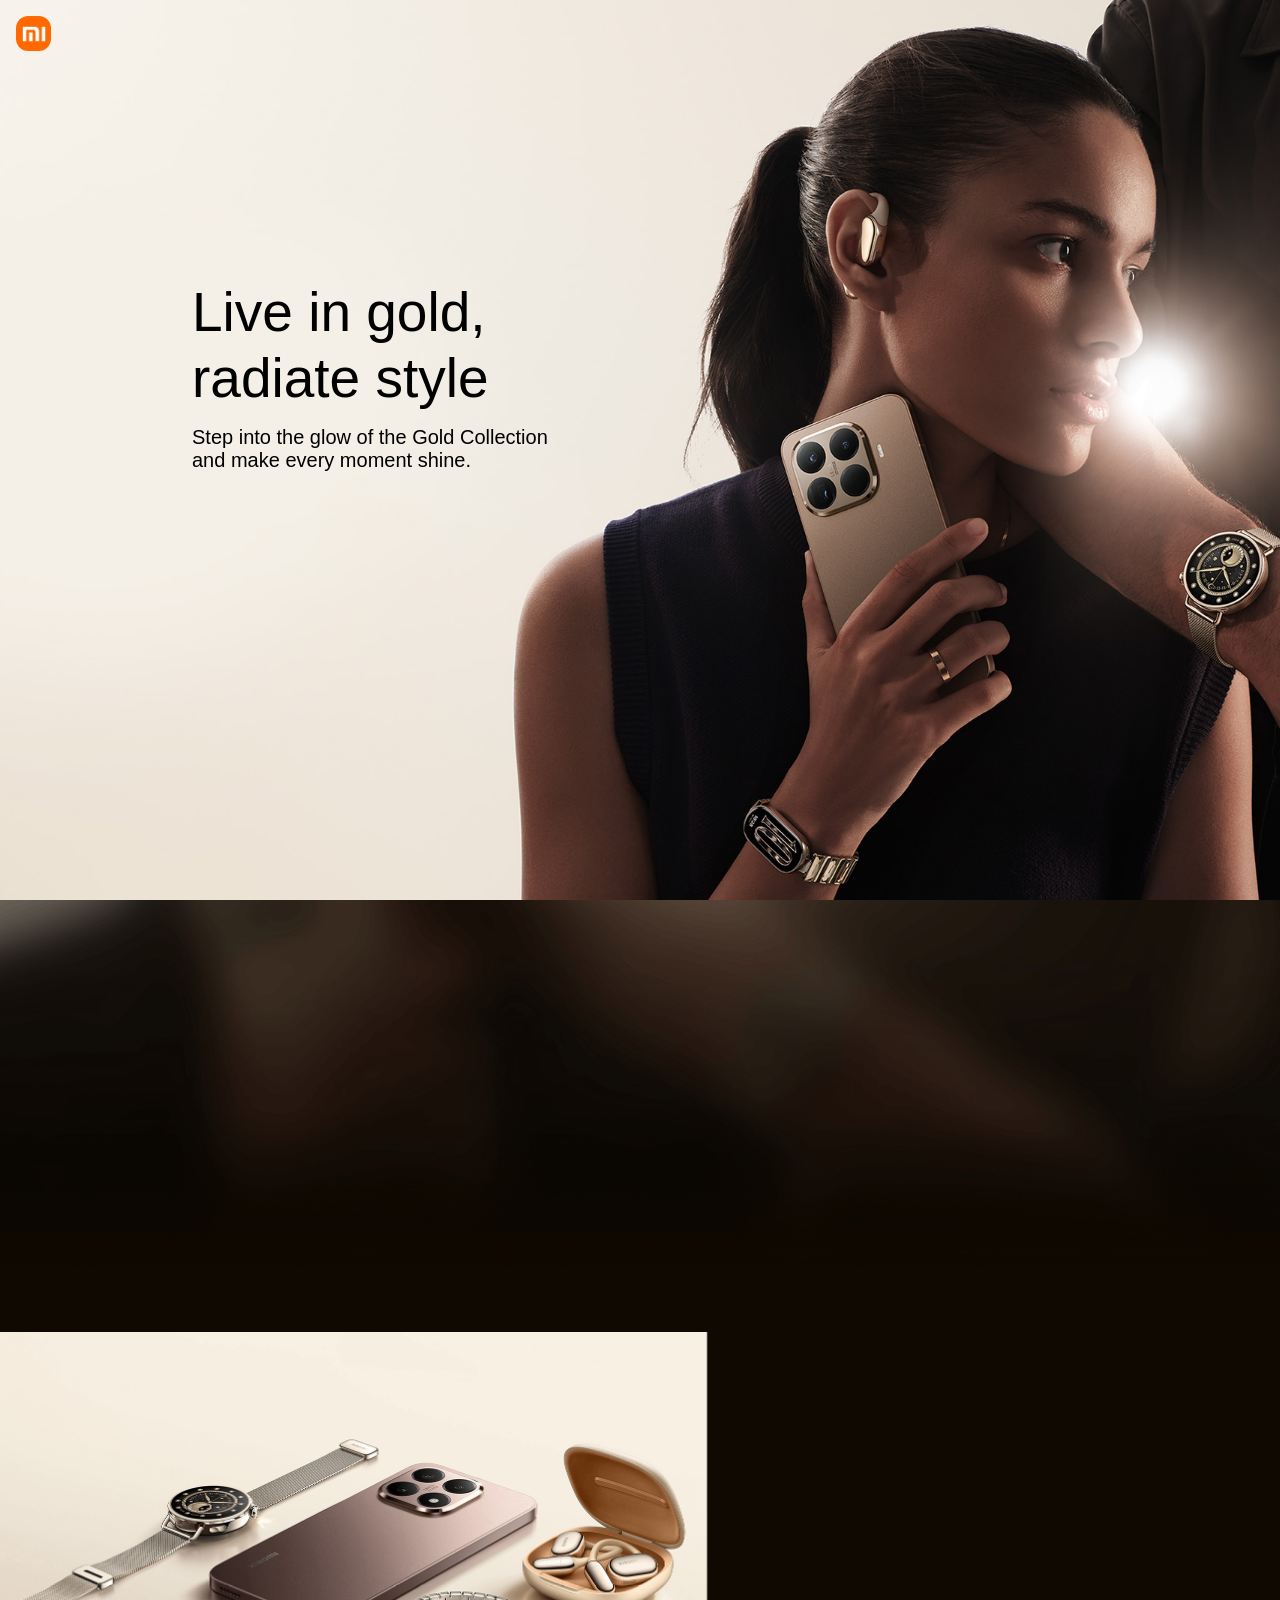
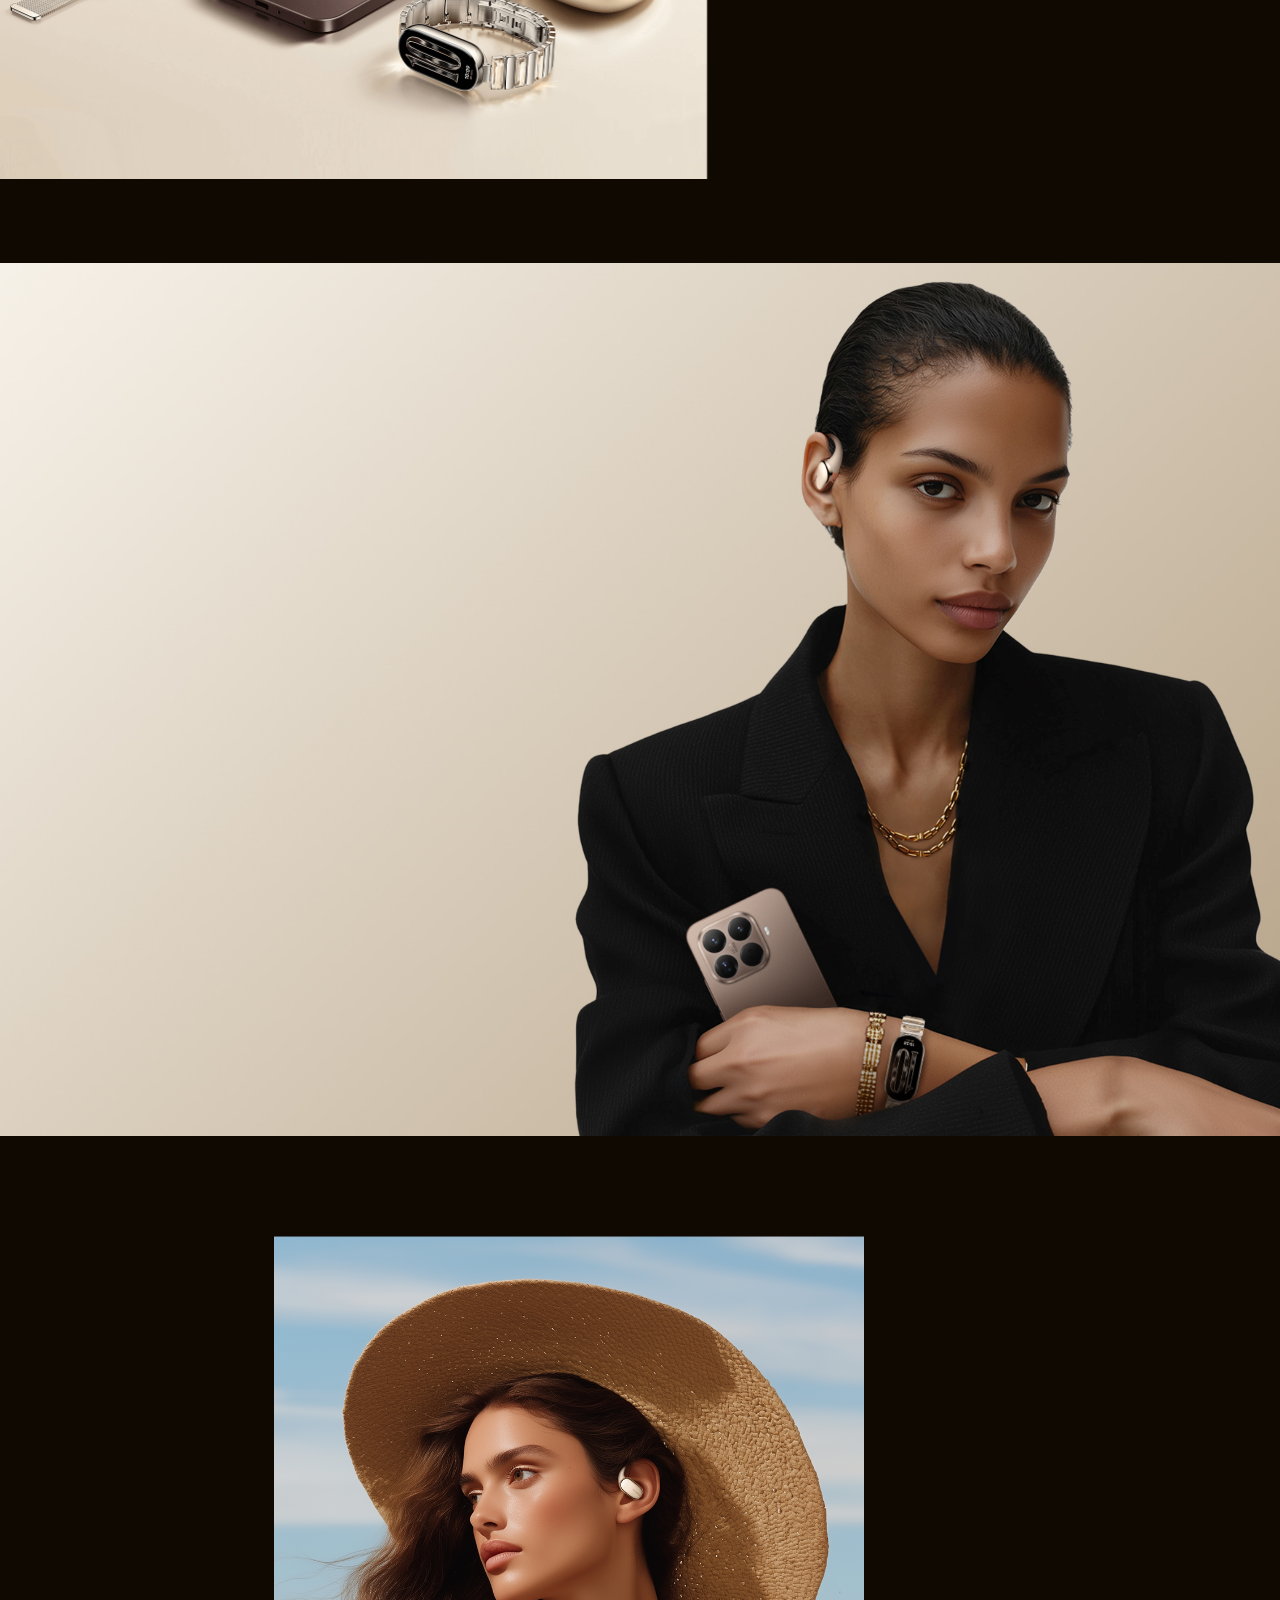
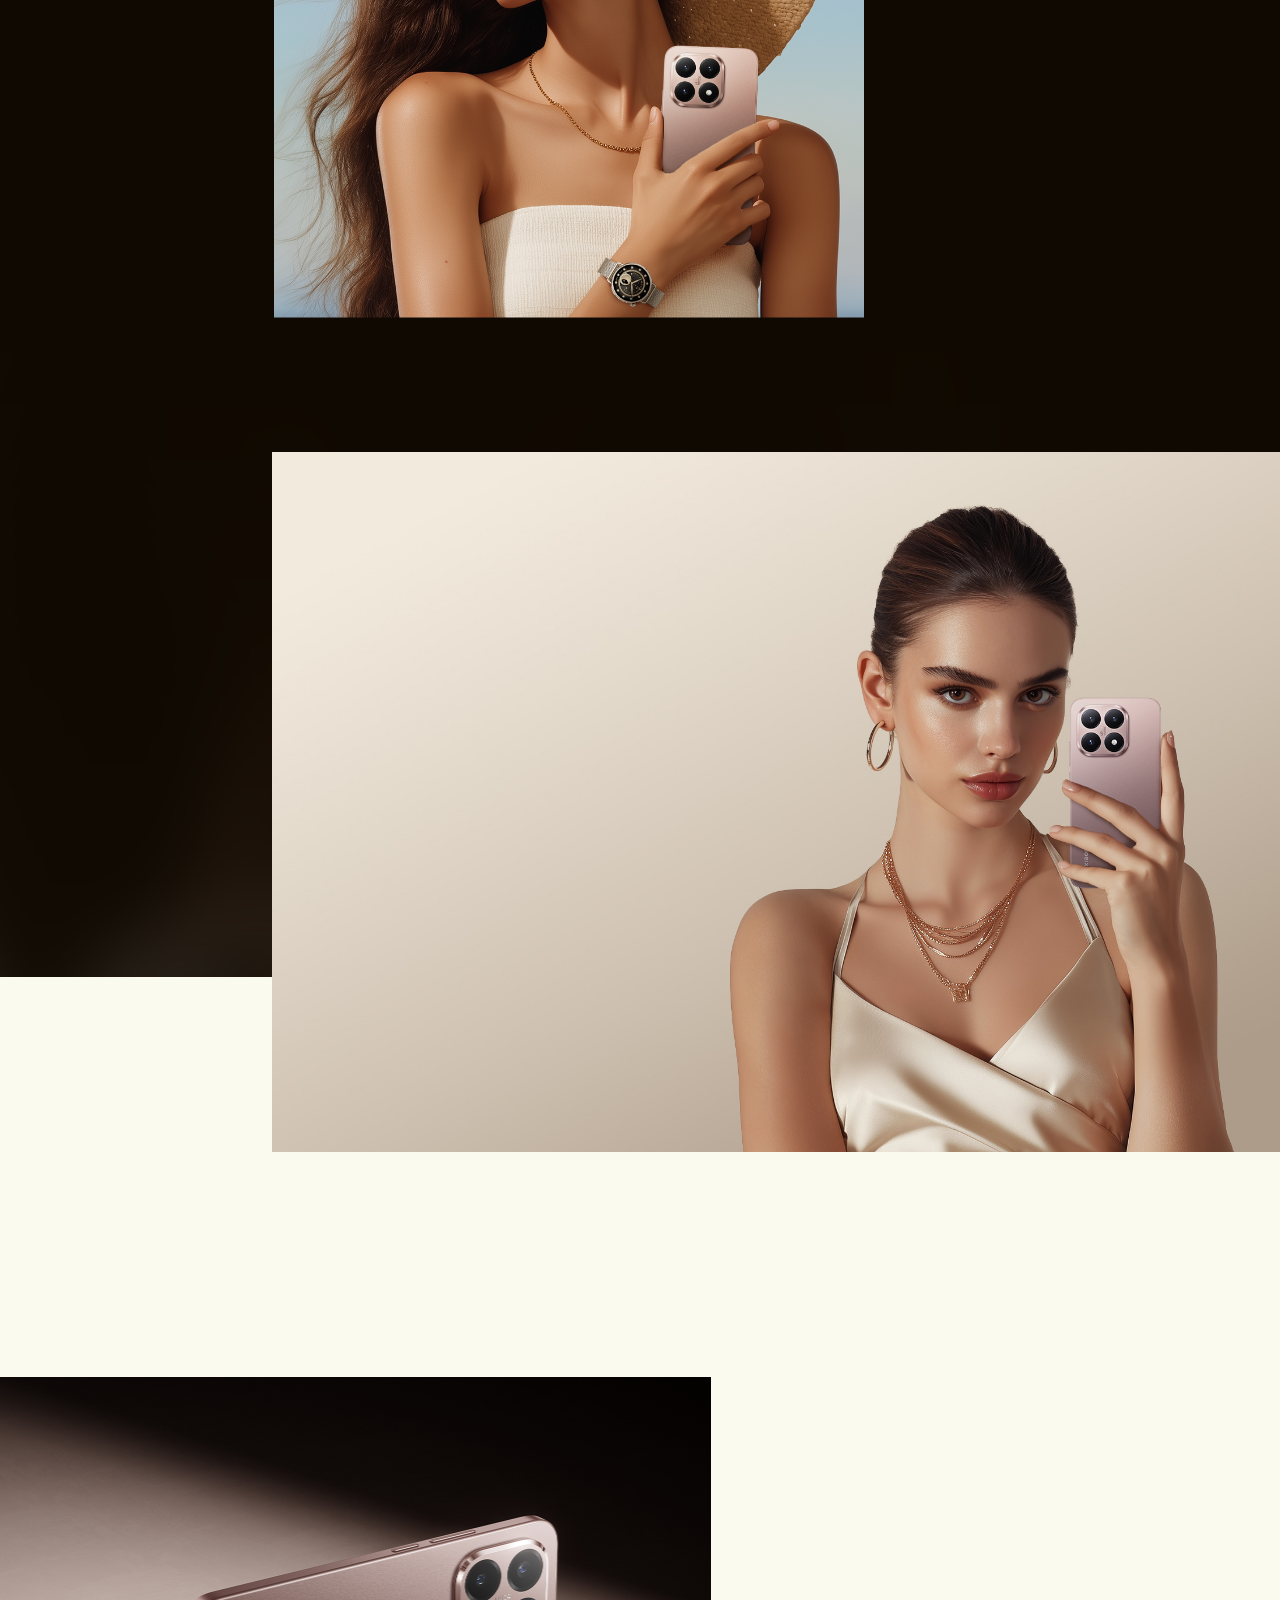
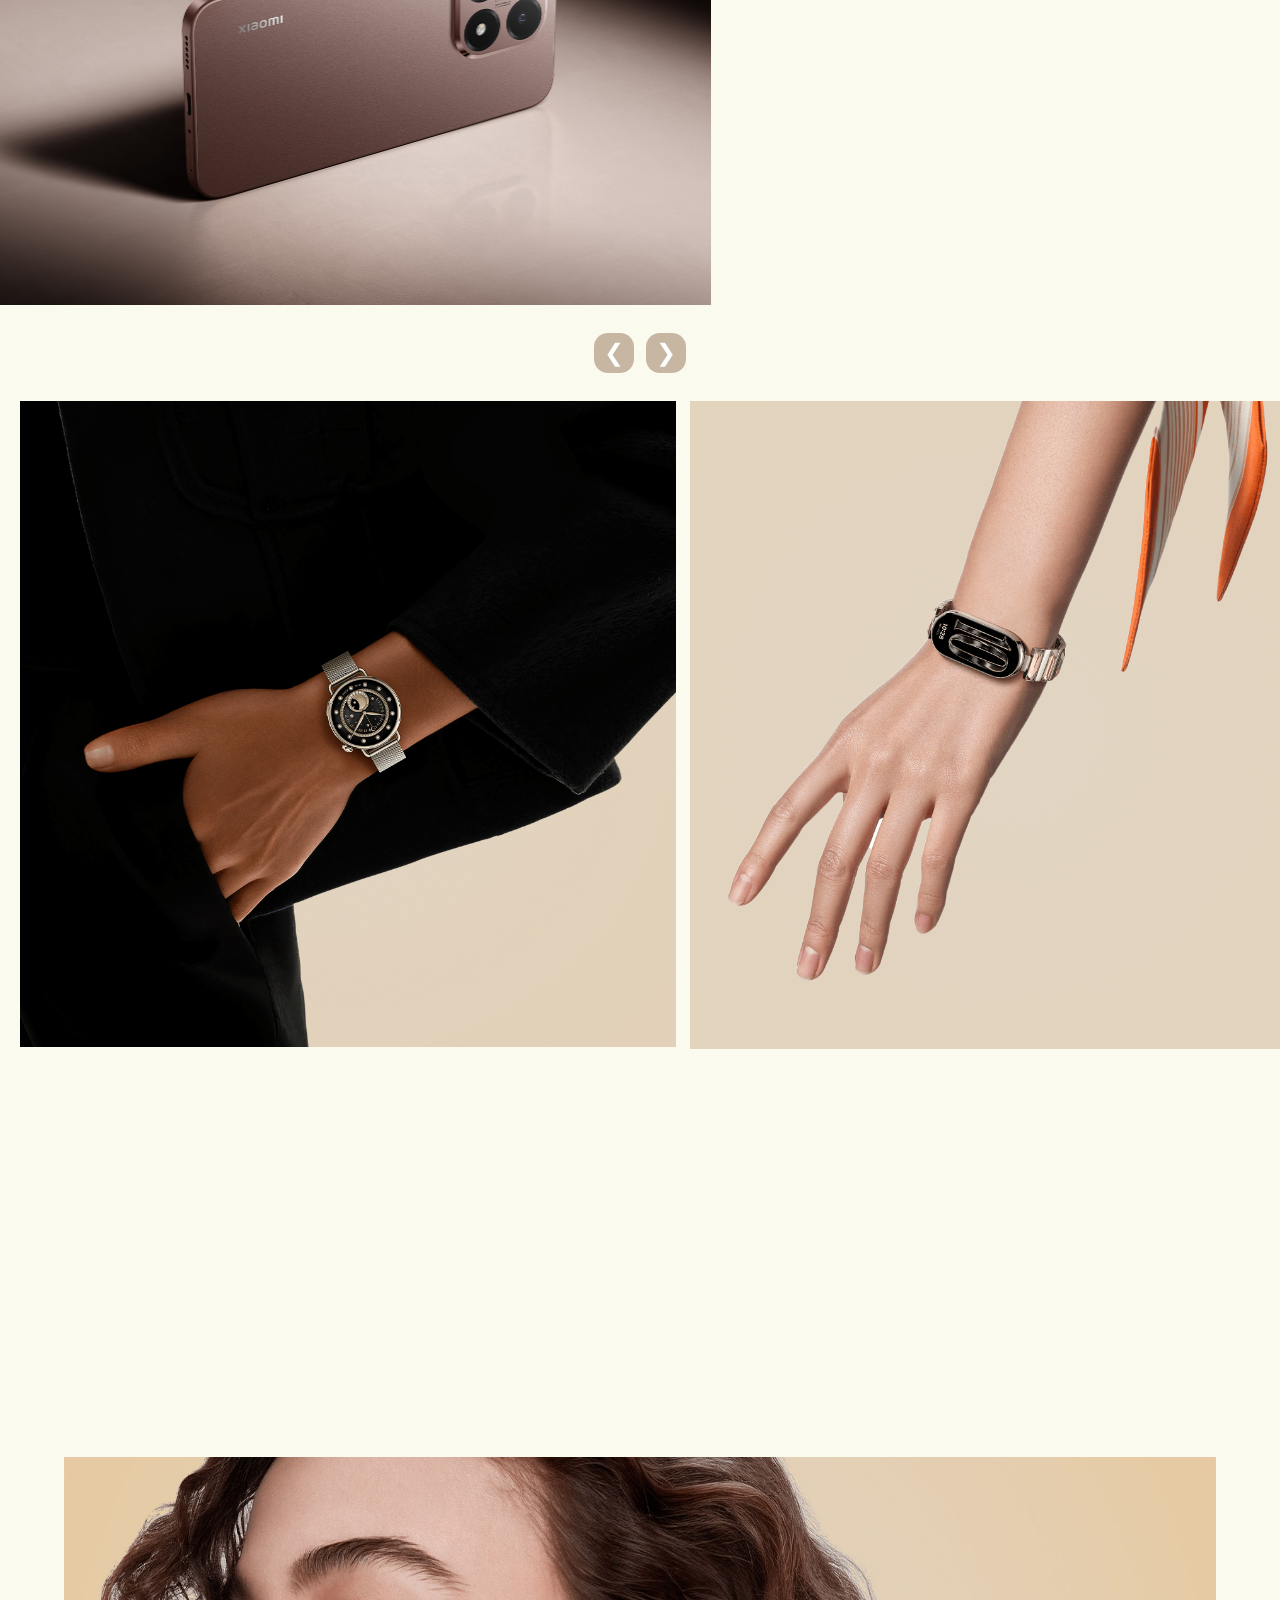
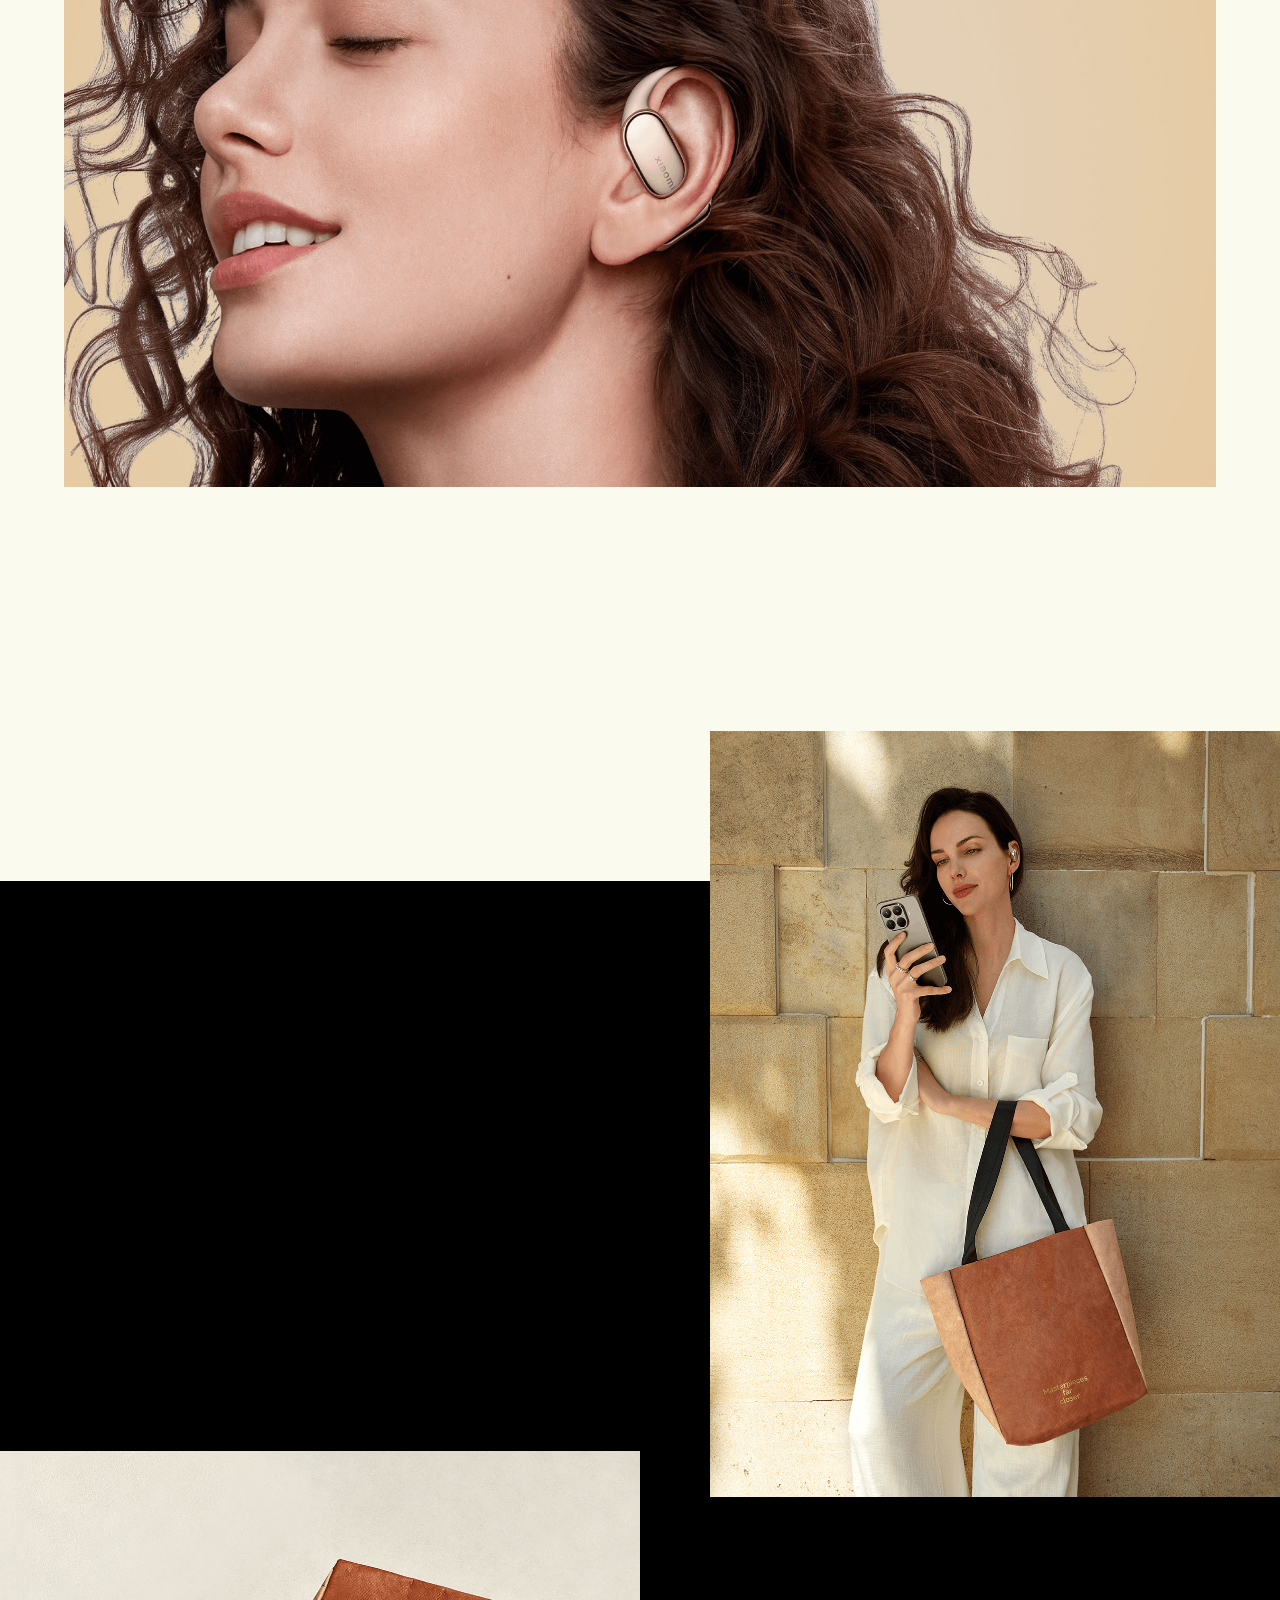
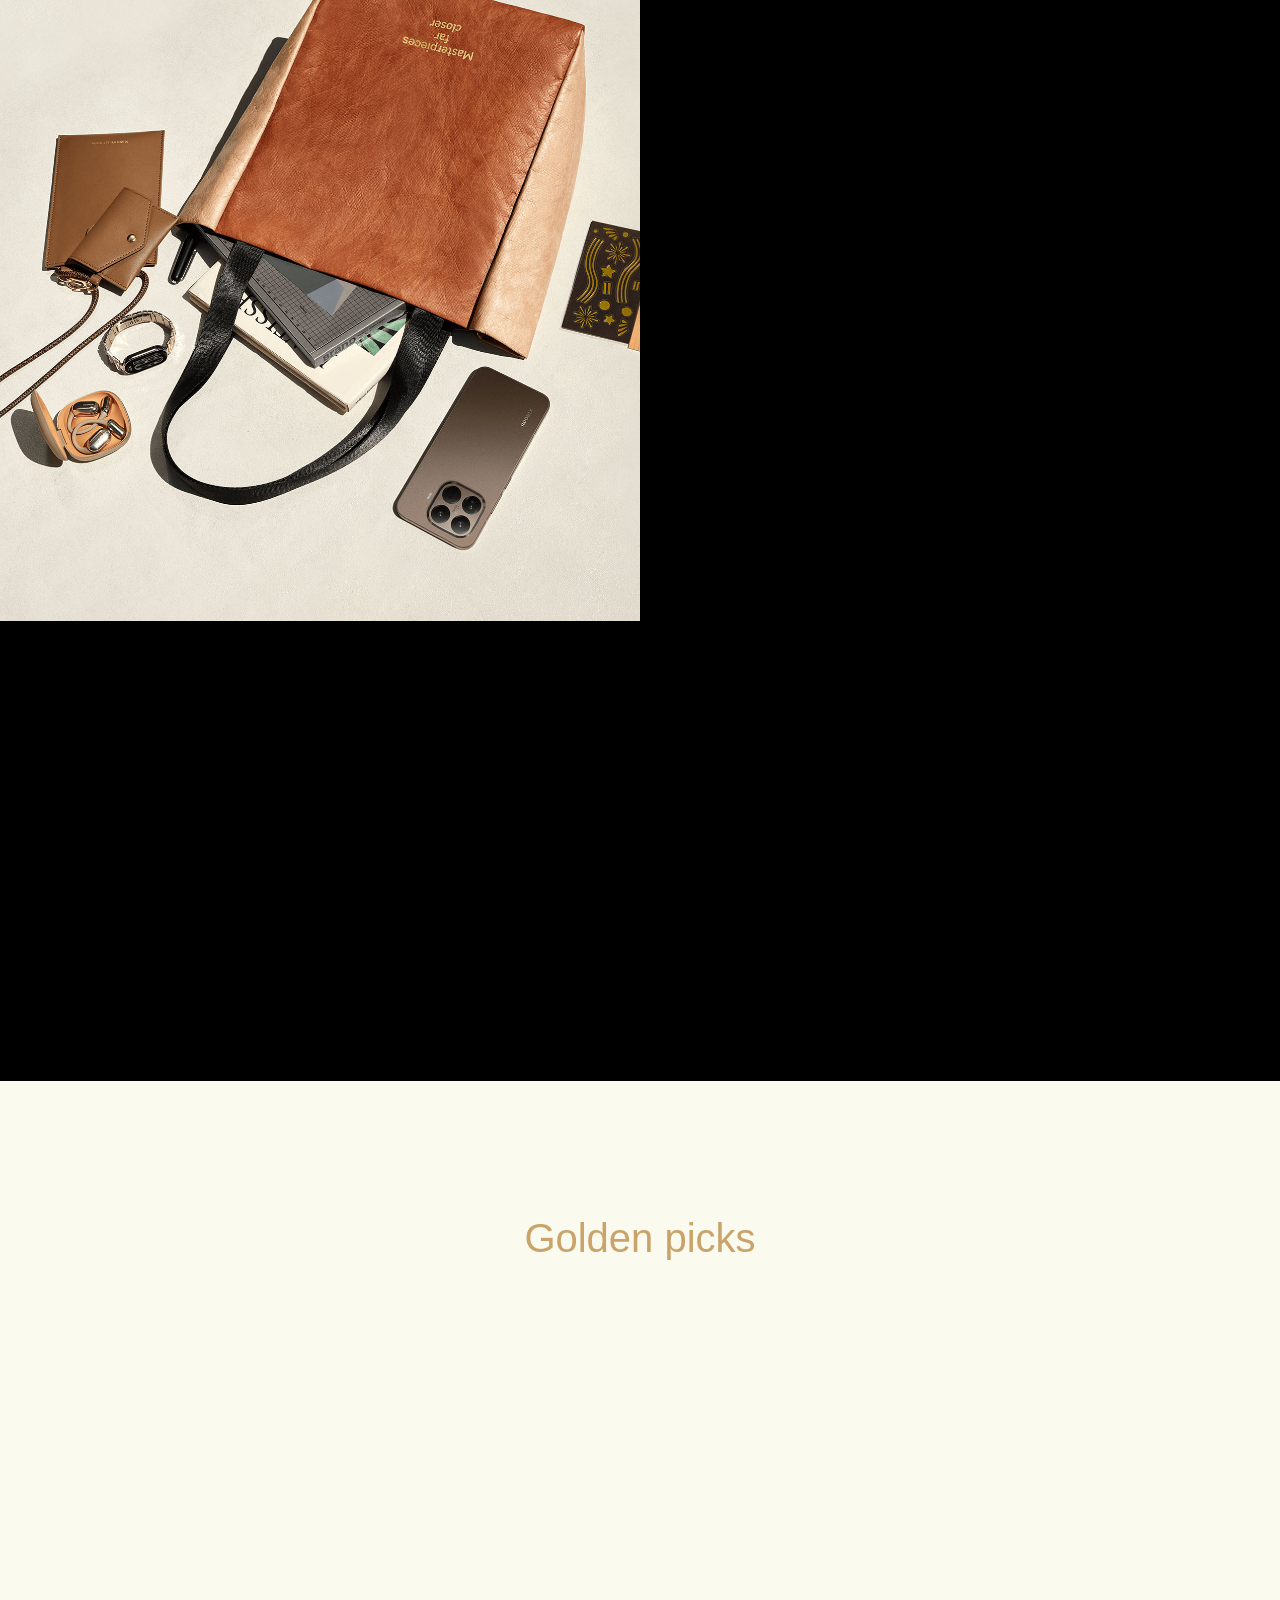
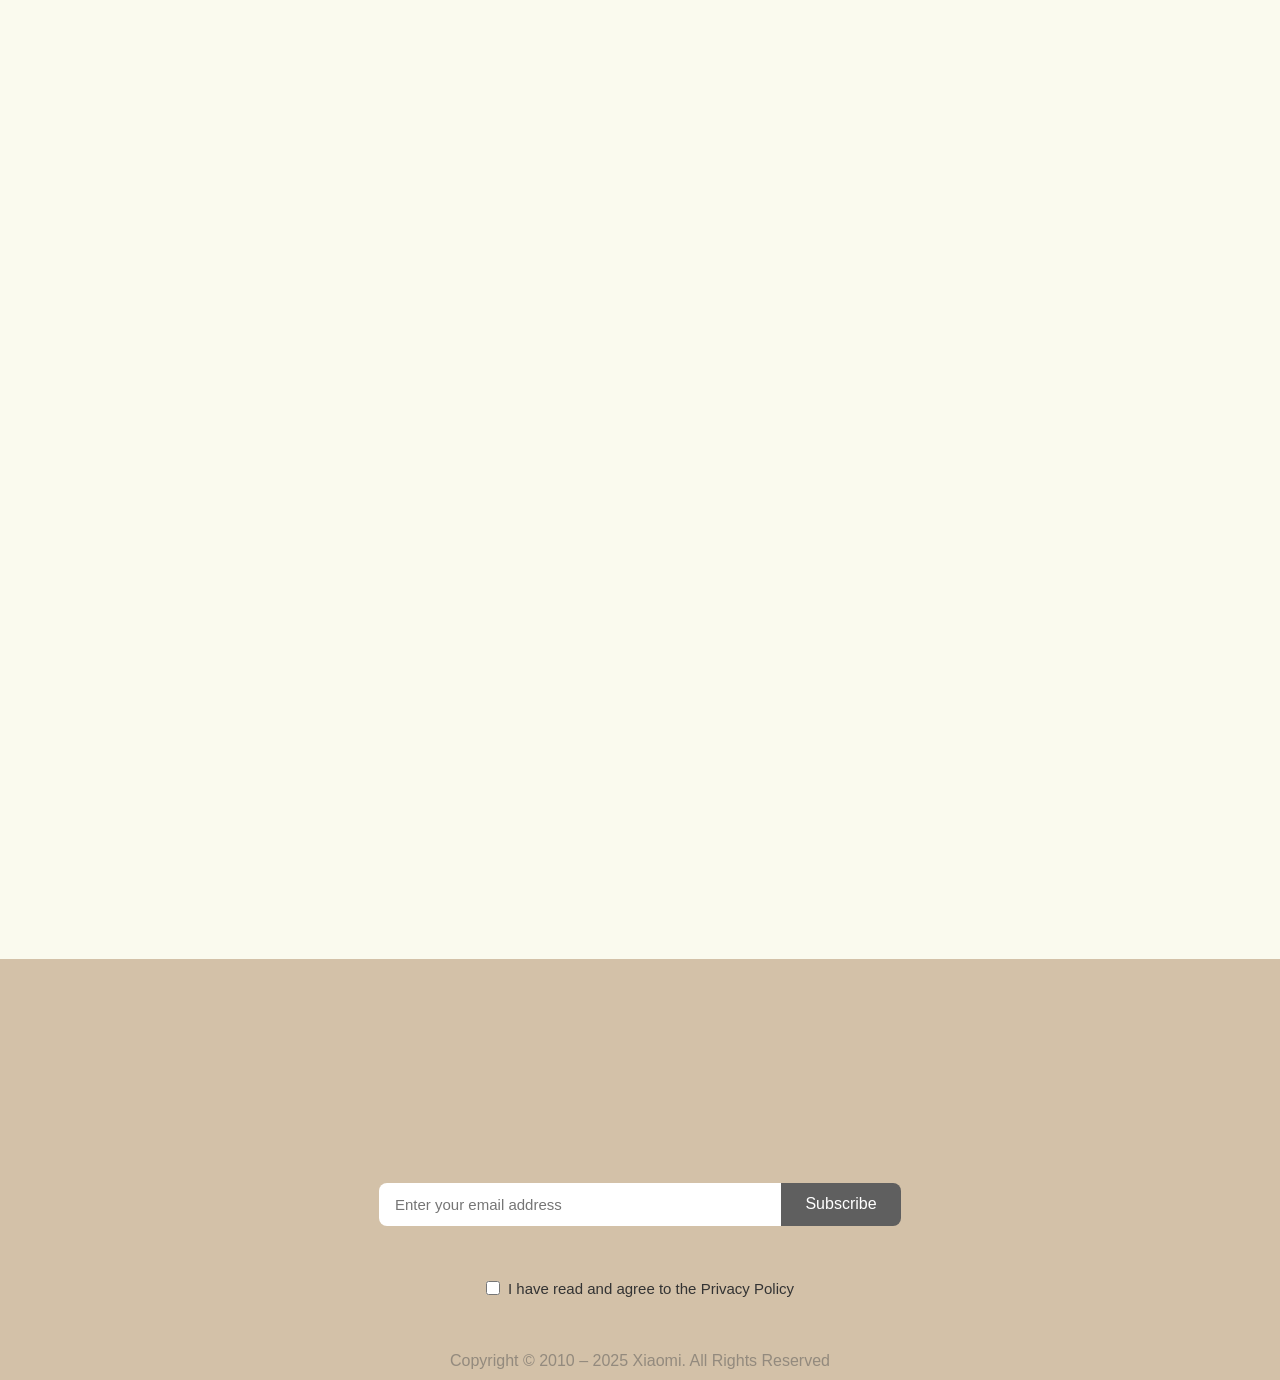
<file: goldCollection.html>
<!DOCTYPE html>
<html lang="en">

<head>
    <meta charset="UTF-8">
    <meta name="viewport" content="width=device-width, initial-scale=1.0">
    <title>Gold Collection</title>
    <link href="https://unpkg.com/aos@2.3.1/dist/aos.css" rel="stylesheet">
    <style>
        * {
            margin: 0;
            padding: 0;
            box-sizing: border-box;
        }
        
        body {
            height: 100%;
            font-family: sans-serif;
            background-color: #f5f5dc77;
        }
        
        .navbar {
            position: absolute;
            top: 0;
            left: 0;
            width: 100%;
            padding: 16px 16px;
            z-index: 1000;
            background: transparent;
        }
        
        .navbar-content {
            display: flex;
            justify-content: space-between;
            align-items: center;
        }
        
        .logo-box {
            width: 35px;
            height: 35px;
            position: relative;
            overflow: hidden;
            cursor: pointer;
            background-color: #FF6900;
            border-radius: 35%;
            display: flex;
            justify-content: center;
            align-items: center;
            flex-shrink: 0;
        }
        
        .logo-main {
            position: absolute;
            top: 0;
            left: 0;
            width: 100%;
            height: 100%;
            display: flex;
            justify-content: center;
            align-items: center;
            transition: transform 0.4s ease-in-out;
            transform: translateX(0);
        }
        
        .logo-main img {
            width: 80%;
            height: 80%;
            position: absolute;
            top: 4px;
            left: 4px;
            object-fit: contain;
        }
        
        .nav-menu {
            display: flex;
            gap: 40px;
            list-style: none;
        }
        
        .nav-menu li a {
            color: #000;
            text-decoration: none;
            font-size: 16px;
            font-weight: 500;
            transition: color 0.3s ease;
        }
        
        .nav-menu li a:hover {
            color: #FF6900;
        }
        
        .hero {
            height: 100vh;
            position: relative;
            overflow: hidden;
        }
        
        .intro-img {
            width: 100%;
            height: 100%;
            object-fit: cover;
            position: absolute;
            top: 0;
            left: 0;
        }
        
        .text-box {
            position: absolute;
            top: 31%;
            left: 15%;
            transform: translateY(-50%);
            color: #000;
            z-index: 10;
        }
        
        .gold {
            font-size: 55px;
            font-weight: 500;
            margin: 0;
            font-family: sans-serif;
            line-height: 1.2;
        }
        
        .gold1 {
            font-family: sans-serif;
            font-size: 20px;
            margin-top: 15px;
        }
        
        @media (max-width: 425px) {
            .text-box {
                right: 10px;
                top: 29% !important;
            }
        }
        
        @media (max-width: 1024px) {
            .text-box {
                left: 7%;
                top: 35%;
            }
            .gold {
                font-size: 4vw;
            }
            .gold1 {
                font-size: 1.6vw;
            }
        }
        
        @media (max-width: 768px) {
            .gold {
                font-size: 6vw;
            }
            .gold1 {
                font-size: 2vw;
            }
        }
        
        @media (max-width: 600px) {
            .text-box {
                left: 5%;
                top: 31%;
                transform: translateY(-50%);
            }
            .gold {
                font-size: 9vw;
            }
            .gold1 {
                font-size: 4vw;
            }
        }
        
        .hero2 {
            min-height: 100vh;
            position: relative;
            overflow: hidden;
            padding-bottom: 80px;
        }
        
        .intro-img2 {
            width: 100%;
            height: 100%;
            object-fit: cover;
            position: absolute;
            top: 0;
            left: 0;
        }
        
        .para {
            position: relative;
            color: #dfdad1;
            text-align: center;
            padding: 140px 380px;
            z-index: 10;
        }
        
        .stand-out {
            display: flex;
            position: relative;
            margin-top: 80px;
            z-index: 10;
        }
        
        .left-img {
            width: 60%;
        }
        
        .left-img img {
            width: 92%;
            height: auto;
            object-fit: cover;
        }
        
        .right-text {
            width: 40%;
            color: #e7c089;
            display: flex;
            flex-direction: column;
            justify-content: center;
        }
        
        .right-stand {
            font-size: 45px;
            margin-bottom: 30px;
            background: linear-gradient(90deg, #eeddc7, #af886f);
            -webkit-background-clip: text;
            -webkit-text-fill-color: transparent;
        }
        
        .right-stand1 {
            font-size: 15px;
            line-height: 1.6;
            color: #dfdad1;
            width: 382px;
        }
        
        @media (max-width: 1200px) {
            .para {
                padding: 100px 150px;
                font-size: 1.6vw;
            }
            .right-stand {
                font-size: 3.8vw;
                margin-bottom: 20px;
            }
            .right-stand1 {
                font-size: 1.4vw;
                width: auto;
            }
        }
        
        @media (max-width: 992px) {
            .para {
                padding: 80px 80px;
                font-size: 2vw;
            }
            .stand-out {
                flex-direction: column;
                margin-top: 50px;
                align-items: center;
            }
            .left-img {
                width: 100%;
                margin-bottom: 30px;
            }
            .left-img img {
                width: 80%;
                display: block;
                margin: 0 auto;
            }
            .right-text {
                width: 80%;
                text-align: center;
                align-items: center;
                padding: 0 20px;
            }
            .right-stand {
                font-size: 5vw;
            }
            .right-stand1 {
                font-size: 2vw;
                line-height: 1.8;
            }
        }
        
        @media (max-width: 600px) {
            .para {
                padding: 60px 20px;
                font-size: 3.5vw;
            }
            .left-img img {
                width: 95%;
            }
            .right-text {
                width: 95%;
                padding: 0 10px;
            }
            .right-stand {
                font-size: 6.5vw;
                margin-bottom: 15px;
            }
            .right-stand1 {
                font-size: 3.5vw;
            }
        }
        
        .hero3 {
            height: 97vh;
            position: relative;
            overflow: hidden;
        }
        
        .intro-img3 {
            width: 100%;
            height: 100%;
            object-fit: cover;
            position: absolute;
            top: 0;
            left: 0;
        }
        
        .hero3-content {
            position: absolute;
            top: 20%;
            left: 14%;
            width: 35%;
            color: #4a3b2f;
        }
        
        .hero3-content h2 {
            font-size: 29.2px;
            font-weight: 500;
            margin-bottom: 20px;
            background: linear-gradient(90deg, #d2b48c, #8d6b54);
            -webkit-background-clip: text;
            -webkit-text-fill-color: transparent;
        }
        
        .hero3-content p {
            font-size: 16px;
            color: #000;
            max-width: 420px;
        }
        
        .product-row {
            display: flex;
            gap: 34px;
            margin-top: 60px;
        }
        
        .product-row img {
            width: 90px;
            height: auto;
            border-radius: 8px;
        }
        
        @media(max-width: 425px) {
            .product-row {
                gap: 17px;
                margin-top: 33px;
            }
        }
        
        .travel {
            min-height: 100vh;
            position: relative;
            overflow: hidden;
            padding: 100px 0;
        }
        
        .travel-img {
            width: 100%;
            height: 85.5%;
            object-fit: cover;
            position: absolute;
            top: 0;
            left: 0;
        }
        
        .travel-content {
            position: relative;
            display: flex;
            gap: 86px;
            padding: 0 274px;
            color: white;
            z-index: 10;
        }
        
        .left-section .model-img {
            width: 590px;
            height: auto;
            max-height: 700px;
        }
        
        .right-section {
            max-width: 500px;
            display: flex;
            flex-direction: column;
            justify-content: center;
        }
        
        .right-section h2 {
            font-size: 40px;
            font-weight: 500;
            margin-bottom: 14px;
            color: #e7c089;
            -webkit-text-fill-color: transparent;
            background: linear-gradient(90deg, #eeddc7, #af886f) 0 0 / 100% no-repeat;
            -webkit-background-clip: text;
            background-clip: text;
        }
        
        .right-section p {
            font-size: 16px;
            line-height: 1.5;
            margin-bottom: 76px;
            width: 343px;
            color: #dfdad1;
        }
        
        .icons {
            display: flex;
            gap: 25px;
        }
        
        .icons img {
            width: 92px;
            height: auto;
        }
        
        .travelxparties {
            gap: 50px;
        }
        
        .parties {
            min-height: 700px;
            max-width: 1400px;
            position: relative;
            overflow: hidden;
            margin: 0 auto 100px 227px;
            top: 130px;
            left: 45px;
        }
        
        .parties-bg {
            width: 100%;
            height: 100%;
            object-fit: cover;
            position: absolute;
        }
        
        .parties-text {
            width: 50%;
            padding: 134px 136px;
            color: #8d7a6a;
        }
        
        .parties-text h2 {
            font-size: 40px;
            font-weight: 400;
            margin-bottom: 30px;
            color: #e7c089;
            -webkit-text-fill-color: transparent;
            background: linear-gradient(90deg, #a59279, #9f8057, #bb9a6d) 0 0 / 100% no-repeat;
            -webkit-background-clip: text;
        }
        
        .parties-text p {
            font-size: 16px;
            line-height: 1.6;
            margin-bottom: 50px;
            max-width: 400px;
            color: #000;
        }
        
        .parties-product img {
            width: 100px;
            height: auto;
        }
        
        .parties-image {
            width: 50%;
            display: flex;
            align-items: center;
            justify-content: center;
        }
        
        .parties-image img {
            width: 90%;
            height: auto;
            object-fit: contain;
        }
        
        @media (max-width: 1200px) {
            .travel-content {
                padding: 0 100px;
                gap: 40px;
            }
            .left-section .model-img {
                width: 45vw;
                max-height: 500px;
            }
            .right-section h2 {
                font-size: 3.5vw;
            }
            .right-section p {
                font-size: 1.4vw;
                width: auto;
                margin-bottom: 50px;
            }
            .icons img {
                width: 7.5vw;
            }
            .parties {
                margin: 0 auto 50px auto;
                left: 0;
                top: 80px;
                max-width: 90%;
            }
            .parties-text {
                padding: 80px 80px;
            }
            .parties-text h2 {
                font-size: 3.5vw;
            }
            .parties-text p {
                font-size: 1.4vw;
            }
            .parties-product img {
                width: 8vw;
            }
        }
        
        @media (max-width: 992px) {
            .travel {
                padding: 50px 0;
            }
            .travel-content {
                flex-direction: column;
                padding: 0 50px;
                align-items: center;
                gap: 30px;
            }
            .left-section .model-img {
                width: 60vw;
                max-width: 450px;
            }
            .right-section {
                max-width: 80%;
                text-align: center;
                align-items: center;
            }
            .right-section h2 {
                font-size: 5vw;
            }
            .right-section p {
                font-size: 2vw;
                margin-bottom: 30px;
            }
            .icons img {
                width: 12vw;
            }
            .parties {
                min-height: auto;
                top: 50px;
                margin-left: auto;
                margin-right: auto;
                max-width: 95%;
            }
            .parties-text {
                width: 100%;
                padding: 40px 40px;
            }
            .parties-text h2 {
                font-size: 4vw;
                margin-bottom: 15px;
            }
            .parties-text p {
                font-size: 1.5vw;
                width: 275px;
            }
            .parties-product img {
                width: 10vw;
            }
        }
        
        @media (max-width: 600px) {
            .travel-content {
                padding: 0 15px;
            }
            .left-section .model-img {
                width: 85vw;
            }
            .right-section {
                max-width: 95%;
            }
            .right-section h2 {
                font-size: 9vw;
            }
            .right-section p {
                font-size: 4vw;
                width: 95%;
            }
            .icons {
                gap: 3vw;
            }
            .icons img {
                width: 18vw;
            }
            .parties {
                top: 30px;
            }
            .parties-text {
                padding: 30px 20px;
            }
            .parties-text h2 {
                font-size: 6vw;
            }
            .parties-text p {
                width: 193px;
                font-size: 3.5vw;
                margin-bottom: 20px;
            }
            .parties-product img {
                width: 20vw;
            }
        }
        
        @media (max-width: 425px) {
            .parties-text {
                padding: 20px 15px;
                text-align: left;
            }
            .hero3-content p {
                width: 160px;
            }
            .parties-text h2 {
                font-size: 7.5vw;
            }
            .parties-text p {
                font-size: 3.5vw;
                margin: 0 0 20px 0;
                max-width: 100%;
            }
            .right-section {
                max-width: 95%;
            }
            .right-section h2 {
                font-size: 7vw;
            }
            .right-section p {
                font-size: 2.5vw;
                width: 95%;
            }
            .parties-product {
                text-align: left;
            }
            .parties-product img {
                width: 18vw;
            }
            .product-row {
                margin-top: 32px;
            }
            .product-row img {
                width: 81px;
            }
        }
        
        .section1 {
            display: flex;
            align-items: center;
            justify-content: center;
            font-family: sans-serif;
            margin-top: 155px;
        }
        
        .phone-area {
            width: 55%;
            display: flex;
        }
        
        .phone {
            width: 101%;
            transition: opacity .6s ease-in-out;
        }
        
        .fade {
            opacity: 1;
        }
        
        .fade-out {
            opacity: 0;
        }
        
        .text-area {
            width: 45%;
            padding: 107px;
            color: #866F54;
        }
        
        .text-area h1 {
            font-size: 47px;
            line-height: 1.2;
            margin: 0;
            font-weight: normal;
            color: #000;
            -webkit-text-fill-color: transparent;
            background: linear-gradient(90deg, #d9c19d, #ae8c5e, #836f55) 0 0 / 100% no-repeat;
            -webkit-background-clip: text;
        }
        
        .text-area h3 {
            margin-top: 28px;
            font-size: 20px;
            color: #000;
            -webkit-text-fill-color: transparent;
            background: linear-gradient(90deg, #d9c19d, #ae8c5e, #836f55) 0 0 / 100% no-repeat;
            -webkit-background-clip: text;
        }
        
        .desc {
            width: 90%;
            margin-top: 15px;
            font-size: 15px;
            color: black;
            max-width: 370px;
        }
        
        .arrows {
            text-align: center;
            padding: 28px;
        }
        
        .arrow {
            width: 40px;
            height: 40px;
            margin: 0 4px;
            font-size: 24px;
            border-radius: 14px;
            border: none;
            background: #c7b7a2;
            color: white;
            cursor: pointer;
            transition: 0.2s;
        }
        
        @media (max-width: 1200px) {
            .section1 {
                margin-top: 80px;
            }
            .phone-area {
                width: 50%;
            }
            .phone {
                width: 100%;
            }
            .text-area {
                width: 50%;
                padding: 50px;
            }
            .text-area h1 {
                font-size: 3.8vw;
            }
            .text-area h3 {
                font-size: 2.0vw;
                margin-top: 15px;
            }
            .desc {
                font-size: 1.4vw;
                max-width: none;
            }
            .arrow {
                width: 35px;
                height: 35px;
                font-size: 20px;
            }
        }
        
        @media (max-width: 992px) {
            .section1 {
                flex-direction: column;
                margin-top: 50px;
            }
            .phone-area {
                width: 80%;
                display: block;
                margin: 0 auto;
            }
            .phone {
                width: 100%;
            }
            .text-area {
                width: 90%;
                padding: 40px 20px;
                text-align: center;
                margin: 0 auto;
            }
            .text-area h1 {
                font-size: 5vw;
            }
            .text-area h3 {
                font-size: 2.5vw;
                margin-top: 10px;
            }
            .desc {
                font-size: 2.2vw;
                width: auto;
                margin: 10px auto;
            }
        }
        
        @media (max-width: 600px) {
            .section1 {
                margin-top: 30px;
            }
            .phone-area {
                width: 90%;
            }
            .text-area {
                width: 95%;
                padding: 20px 10px;
            }
            .text-area h1 {
                font-size: 8vw;
            }
            .text-area h3 {
                font-size: 4vw;
            }
            .desc {
                font-size: 3.5vw;
            }
            .arrows {
                padding: 15px;
            }
            .arrow {
                width: 30px;
                height: 30px;
                font-size: 18px;
            }
        }
        
        @media (max-width: 425px) {
            .text-area h1 {
                font-size: 9vw;
            }
            .text-area h3 {
                font-size: 5vw;
            }
            .desc {
                font-size: 4vw;
                margin: 8px auto;
            }
        }
        
        .product-section {
            max-width: 1205px;
            width: 100%;
            margin-left: auto;
            margin-right: 48px;
        }
        
        .product-grid {
            display: grid;
            grid-template-columns: 1fr 1fr;
            gap: 200px;
        }
        
        .product-card {
            display: flex;
            flex-direction: column;
            gap: 50px;
        }
        
        .product-text {
            display: flex;
            flex-direction: column;
            gap: 10px;
        }
        
        .product-image img {
            width: 115%;
            display: block;
        }
        
        .product-image1 img {
            width: 109%;
            display: block;
        }
        
        .product-title {
            font-size: 20px;
            font-weight: bold;
            color: #c9a77d;
        }
        
        .product-description {
            font-size: 15px;
            line-height: 1.6;
            color: #4f4a44;
            max-width: 400px;
        }
        
        @media (max-width: 1400px) {
            .product-section {
                max-width: 100%;
                margin: 0 auto;
                padding: 0 20px;
            }
            .product-grid {
                gap: 100px;
            }
        }
        
        @media (max-width: 1200px) {
            .product-grid {
                gap: 50px;
            }
            .product-image img {
                width: 106%;
            }
            .product-image1 img {
                width: 100%;
            }
            .product-title {
                font-size: 1.8vw;
            }
            .product-description {
                font-size: 1.2vw;
                max-width: 90%;
            }
        }
        
        @media (max-width: 992px) {
            .product-section {
                padding: 0 15px;
            }
            .product-grid {
                gap: 30px;
            }
            .product-card {
                gap: 30px;
            }
            .product-title {
                font-size: 2.2vw;
            }
            .product-description {
                font-size: 1.6vw;
            }
        }
        
        @media (max-width: 768px) {
            .product-card {
                text-align: center;
                align-items: center;
            }
            .product-title {
                font-size: 3vw;
            }
            .product-description {
                font-size: 2.2vw;
                max-width: 80%;
                margin: 0 auto;
            }
        }
        
        @media (max-width: 600px) {
            .product-card {
                gap: 20px;
            }
            .product-title {
                font-size: 3vw;
            }
            .product-description {
                font-size: 3.5vw;
                max-width: 90%;
            }
            .product-image img {
                width: 95%;
            }
            .product-image1 img {
                width: 90%;
                margin: 0 auto;
            }
        }
        
        .hero-section {
            width: 100%;
            padding: 230px 0px;
        }
        
        .hero-container {
            max-width: 1253px;
            margin-left: 0;
            margin-left: auto;
        }
        
        .hero-image {
            width: 100%;
        }
        
        .hero-image img {
            width: 100%;
            display: block;
            height: 630px;
        }
        
        .hero-content {
            padding: 24px 0 0 0;
            max-width: 520px;
        }
        
        .hero-title {
            font-size: 25px;
            font-weight: bold;
            color: #c9a77d;
            margin-bottom: 12px;
        }
        
        .hero-text {
            font-size: 15px;
            line-height: 1.6;
            color: #4f4a44;
            margin-bottom: 12px;
        }
        
        .hero-note {
            font-size: 13px;
            color: #4f4a44;
        }
        
        @media (max-width: 1400px) {
            .hero-container {
                max-width: 90%;
                margin: 0 auto;
            }
            .hero-image img {
                height: 50vw;
                max-height: 630px;
            }
        }
        
        @media (max-width: 1200px) {
            .hero-section {
                padding: 150px 0;
            }
            .hero-content {
                max-width: 600px;
            }
            .hero-title {
                font-size: 2.2vw;
            }
            .hero-text {
                font-size: 1.4vw;
            }
            .hero-note {
                font-size: 1.1vw;
            }
        }
        
        @media (max-width: 992px) {
            .hero-section {
                padding: 80px 0;
            }
            .hero-container {
                max-width: 95%;
            }
            .hero-image img {
                height: 45vw;
                object-fit: contain;
            }
            .hero-content {
                max-width: 100%;
                padding: 20px 0 0 0;
            }
            .hero-title {
                font-size: 3vw;
                text-align: center;
            }
            .hero-text {
                font-size: 1.9vw;
                text-align: center;
            }
            .hero-note {
                font-size: 1.7vw;
                text-align: center;
            }
        }
        
        @media (max-width: 600px) {
            .hero-section {
                padding: 40px 0;
            }
            .hero-container {
                padding: 0 16px;
            }
            .hero-image img {
                height: 60vw;
            }
            .hero-title {
                font-size: 5vw;
                margin-bottom: 8px;
            }
            .hero-text {
                font-size: 3.5vw;
                margin-bottom: 8px;
            }
            .hero-note {
                font-size: 3vw;
            }
        }
        
        @media (max-width: 425px) {
            .hero-image img {
                height: 70vw;
            }
            .hero-title {
                font-size: 6vw;
            }
            .hero-text {
                font-size: 4vw;
            }
            .hero-note {
                font-size: 3.5vw;
            }
        }
        
        .gold-section {
            width: 100%;
        }
        
        .gold-row {
            display: grid;
            grid-template-columns: 1fr 1fr;
            min-height: 100vh;
            position: relative;
            overflow: visible;
        }
        
        .gold-column {
            width: 100%;
            height: 100%;
        }
        
        .gold-column-text1 {
            background-color: #000;
            color: #fff;
            padding: 101px 177px;
            display: flex;
            flex-direction: column;
        }
        
        .gold-column-text1 h1 {
            font-size: 48px;
            font-weight: normal;
            margin-bottom: 24px;
            color: #d8bfa5;
        }
        
        .gold-column-text1 p {
            font-size: 15px;
            line-height: 1.7;
            max-width: 420px;
            color: #dfdad1;
        }
        
        .gold-column-text1 span {
            color: #d6b37c;
        }
        
        .gold-row1 .gold-column-image {
            position: relative;
            background-color: black;
        }
        
        .gold-row1 .gold-image-wrapper {
            position: absolute;
            top: -150px;
            right: 0;
            width: 100%;
            display: flex;
            justify-content: flex-end;
            padding-right: 0;
        }
        
        .gold-row1 .gold-image-wrapper img {
            width: 89%;
            max-width: 750px;
            height: auto;
            display: block;
        }
        
        .gold-row2 .gold-column-image {
            position: relative;
            background-color: black;
        }
        
        .gold-row2 .gold-product-image {
            position: absolute;
            top: -330px;
            right: 0;
            width: 100%;
            display: flex;
            justify-content: flex-start;
            padding-right: 0;
        }
        
        .gold-row2 .gold-product-image img {
            width: 100%;
            max-width: 755px;
            height: auto;
            display: block;
        }
        
        .gold-column-disclaimer {
            background-color: #000;
            padding: 120px 100px;
            display: flex;
        }
        
        .gold-disclaimer-content p {
            font-size: 16px;
            line-height: 1.7;
            color: #dfdad1;
            width: 409px;
            margin-bottom: 16px;
        }
        
        @media (max-width: 1200px) {
            .gold-column-text1 {
                padding: 80px 100px;
            }
            .gold-column-text1 h1 {
                font-size: 3.5vw;
            }
            .gold-column-text1 p {
                font-size: 1.4vw;
                max-width: none;
            }
            .gold-row1 .gold-image-wrapper {
                top: -120px;
            }
            .gold-row2 .gold-product-image {
                top: -250px;
            }
            .gold-row1 .gold-image-wrapper img {
                width: 85%;
                max-width: 600px;
            }
            .gold-row2 .gold-product-image img {
                width: 95%;
                max-width: 650px;
            }
            .gold-column-disclaimer {
                padding: 100px 70px;
            }
            .gold-disclaimer-content p {
                font-size: 1.2vw;
                width: auto;
            }
        }
        
        @media (max-width: 900px) {
            .gold-row {
                grid-template-columns: 1fr;
                min-height: auto;
            }
            .gold-column-text1 {
                padding: 50px 20px;
                text-align: center;
                align-items: center;
            }
            .gold-column-disclaimer {
                padding: 50px 20px;
                text-align: center;
                justify-content: center;
            }
            .gold-column-text1 h1 {
                font-size: 6vw;
                margin-bottom: 15px;
            }
            .gold-column-text1 p {
                font-size: 3vw;
                max-width: 90%;
            }
            .gold-disclaimer-content p {
                font-size: 3.2vw;
                width: 90%;
                margin: 0 auto 10px auto;
            }
            .gold-row1 .gold-column-image,
            .gold-row2 .gold-column-image {
                position: relative;
                min-height: 250px;
            }
            .gold-row1 .gold-image-wrapper,
            .gold-row2 .gold-product-image {
                position: relative;
                top: 0;
                right: 0;
                margin: 20px 0;
                width: 100%;
                justify-content: center;
                display: flex;
            }
            .gold-row1 .gold-image-wrapper img,
            .gold-row2 .gold-product-image img {
                width: 85%;
                max-width: 500px;
                display: block;
                height: auto;
            }
        }
        
        @media (max-width: 768px) {
            .gold-column-text1 p {
                font-size: 2vw;
            }
            .gold-column-text1 h1 {
                font-size: 4vw;
            }
            .gold-disclaimer-content p {
                font-size: 2vw;
            }
            .product-card1 h3 {
                font-size: 19px !important;
            }
        }
        
        @media (max-width: 600px) {
            .gold-column-text1 {
                padding: 40px 15px;
            }
            .gold-column-text1 h1 {
                font-size: 9vw;
            }
            .gold-column-text1 p {
                font-size: 4vw;
            }
            .gold-row1 .gold-image-wrapper img,
            .gold-row2 .gold-product-image img {
                width: 95%;
            }
            .gold-column-disclaimer {
                padding: 40px 15px;
            }
            .gold-disclaimer-content p {
                font-size: 4vw;
                width: 100%;
                margin-bottom: 8px;
            }
        }
        
        .golden-picks {
            padding: 60px;
            text-align: center;
            gap: 20px;
        }
        
        .golden-picks h2 {
            font-size: 40px;
            font-weight: 400;
            color: #c9a36a;
            padding: 75px;
        }
        
        .products {
            display: flex;
            flex-wrap: wrap;
            justify-content: center;
        }
        
        .products1 {
            display: flex;
            flex-wrap: wrap;
            justify-content: center;
            margin-top: 22px;
        }
        
        .product-card1 {
            width: 412px;
            text-align: center;
        }
        
        .product-card1 img {
            width: 100%;
            max-width: 180px;
            height: auto;
            margin-bottom: 30px;
        }
        
        .product-card1 h3 {
            font-size: 22px;
            font-weight: 600;
            margin-bottom: 6px;
        }
        
        .product-card1 .color {
            font-size: 15px;
            color: #555;
            margin-bottom: 20px;
        }
        
        .product-card1 button {
            padding: 9px 22px;
            border: 1px solid #000;
            background: transparent;
            cursor: pointer;
            font-size: 14px;
        }
        
        @media (max-width: 900px) {
            .golden-picks {
                padding: 60px 24px;
            }
            .products {
                gap: 80px 40px;
            }
        }
        
        .small-para {
            text-align: center;
            margin-top: 100px;
        }
        
        .small-para p {
            color: #98846a;
            padding: 25px 430px;
            font-size: 15px;
        }
        
        @media (max-width: 1024px) {
            .small-para p {
                padding: 25px 162px;
            }
        }
        
        @media (max-width: 992px) {
            .small-para p {
                padding: 20px 10%;
                font-size: 14px;
                text-align: center;
            }
        }
        
        @media (max-width: 600px) {
            .small-para p {
                padding: 15px 5%;
                font-size: 13px;
                text-align: left;
                max-width: none;
                text-align: center;
            }
        }
        
        .newsletter-footer {
            background-color: #d3c1a8;
            text-align: center;
            padding: 60px 20px 10px;
            font-family: Arial, sans-serif;
        }
        
        .newsletter-footer h2 {
            font-size: 36px;
            font-weight: 700;
            color: #000;
            margin-bottom: 12px;
            line-height: 1.3;
        }
        
        .newsletter-footer .sub-text {
            font-size: 16px;
            color: #000;
            margin-bottom: 40px;
        }
        
        .subscribe-box {
            display: flex;
            justify-content: center;
            max-width: 600px;
            margin: 0 auto 54px;
        }
        
        .subscribe-box input {
            width: 67%;
            padding: 13px 16px;
            font-size: 15px;
            border: none;
            outline: none;
            border-radius: 8px 0 0 8px;
        }
        
        .subscribe-box button {
            width: 20%;
            background-color: #5f5f5f;
            color: #fff;
            border: none;
            font-size: 16px;
            cursor: pointer;
            border-radius: 0 8px 8px 0;
        }
        
        .privacy {
            display: flex;
            justify-content: center;
            align-items: center;
            font-size: 15px;
            color: #333;
            gap: 8px;
            margin-bottom: 55px;
        }
        
        .privacy input {
            width: 14px;
            height: 14px;
        }
        
        .privacy a {
            color: #333;
            text-decoration: none;
        }
        
        .copyright {
            font-size: 16px;
            color: rgba(83, 83, 83, .5);
        }
        
        @media (max-width: 1200px) {
            .newsletter-footer {
                padding: 50px 20px 10px;
            }
            .newsletter-footer h2 {
                font-size: 3vw;
            }
            .newsletter-footer .sub-text {
                font-size: 1.4vw;
                margin-bottom: 30px;
            }
            .subscribe-box {
                max-width: 500px;
                margin-bottom: 40px;
            }
            .subscribe-box input {
                padding: 12px 14px;
                font-size: 14px;
            }
            .subscribe-box button {
                font-size: 15px;
            }
        }
        
        @media (max-width: 992px) {
            .newsletter-footer h2 {
                font-size: 3vw;
            }
            .newsletter-footer .sub-text {
                font-size: 2vw;
            }
            .subscribe-box {
                max-width: 450px;
            }
            .privacy {
                font-size: 14px;
                margin-bottom: 40px;
            }
            .copyright {
                font-size: 14px;
            }
        }
        
        @media (max-width: 425px) {
            .newsletter-footer h2 {
                font-size: 3vw;
                line-height: 1.2;
            }
            .newsletter-footer .sub-text {
                font-size: 2vw;
                margin-bottom: 25px;
            }
        }
        
        @media (max-width: 600px) {
            .newsletter-footer {
                padding: 40px 15px 10px;
            }
            .newsletter-footer h2 {
                font-size: 4vw;
                line-height: 1.2;
            }
            .newsletter-footer .sub-text {
                font-size: 3.5vw;
                margin-bottom: 25px;
            }
            .subscribe-box {
                flex-direction: column;
                max-width: 100%;
                width: 100%;
                padding: 0 15px;
                margin-bottom: 25px;
                box-sizing: border-box;
            }
            .subscribe-box input {
                width: 100%;
                padding: 15px 16px;
                margin-bottom: 10px;
                border-radius: 8px;
            }
            .subscribe-box button {
                width: 100%;
                padding: 15px 16px;
                border-radius: 8px;
            }
            .privacy {
                font-size: 13px;
                padding: 0 15px;
                margin-bottom: 30px;
            }
            .copyright {
                font-size: 13px;
            }
        }
    </style>
</head>

<body>
    <nav class="navbar">
        <div class="navbar-content">
            <div class="logo-box">
                <div class="logo-main">
                    <a href="index.html">
                        <img src="logo.png" alt="Logo" />
                    </a>
                </div>
            </div>
        </div>
    </nav>
    <div class="hero">
        <img src="stay2.jpg" class="intro-img" alt="Background" />
        <div class="text-box" data-aos="fade-up" data-aos-anchor-placement="center-bottom" data-aos-duration="1000">
            <p class=" gold ">Live in gold,<br>radiate style</p>
            <p class="gold1 ">Step into the glow of the Gold Collection<br>and make every moment shine.</p>
        </div>
    </div>
    <div class="hero2 ">
        <img src="blur.jpg " class="intro-img2" alt="Background2 " />
        <div class="blur-overlay "></div>
        <p class="para " data-aos="fade-up" data-aos-anchor-placement="center-bottom" data-aos-duration="1000">
            As the world turns its eyes to Paris Fashion Week, Xiaomi unveils the Gold Collection — a curated lineup of gold smartphones and smart wearables that blend powerful performance with elevated design, inspiring new ways to integrate technology with style.
        </p>
        <div class="stand-out ">
            <div class="left-img ">
                <img src="blur-in.jpg " />
            </div>
            <div class="right-text " data-aos="fade-up" data-aos-anchor-placement="center-bottom" data-aos-duration="1500">
                <p class="right-stand ">Stand out in gold</p>
                <p class="right-stand1 ">
                    Nature and life inspire every shade in the Gold<br> Collection. Each hue draws from sunsets, deserts,<br> roses and coffee. Add a golden accent to your look for<br> a subtle glow, or wear the full set to radiate elegance<br> and premium
                    style.
                </p>
            </div>
        </div>
    </div>
    <div class="hero3">
        <img src="for-bussiness.jpg" class="intro-img3" alt="Background2" />
        <div class="hero3-content" data-aos="fade-up" data-aos-anchor-placement="center-bottom" data-aos-duration="1500">
            <h2>For business</h2>
            <p>
                Black and gold is a timeless statement. Pair a sharp suit with the Gold Collection to convey confidence and refined composure.
            </p>
            <div class="product-row">
                <img src="xiaomiphone.png" alt="Product" />
                <img src="smartband.png" alt="Product" />
                <img src="headphones.png" alt="Product" />
            </div>
        </div>
    </div>
    <div class="travel">
        <img src="for-travel.png" class="travel-img" />
        <div class="travelxparties">
            <div class="travel-content">
                <div class="left-section">
                    <img src="travelimage.png" class="model-img">
                </div>
                <div class="right-section" data-aos="fade-up" data-aos-anchor-placement="center-bottom" data-aos-duration="1500">
                    <h2>For travel</h2>
                    <p>
                        Carry brilliance wherever you go. From sunlit beaches to neon city lights, the Gold Collection sparkles at every turn, adding effortless glamour to your journey.
                    </p>
                    <div class="icons">
                        <img src="xiaomiphone.png" alt="Product" />
                        <img src="smartband.png" alt="Product" />
                        <img src="headphones.png" alt="Product" />
                    </div>
                </div>
            </div>
            <div class="parties">
                <img src="parties.jpg" class="parties-bg" />
                <div class="parties-content">
                    <div class="parties-text" data-aos="fade-up" data-aos-anchor-placement="center-bottom" data-aos-duration="1500">
                        <h2>For parties</h2>
                        <p>
                            As night falls, step into the spotlight. Let the Gold Collection shine with you and dazzle everyone on the dancefloor.
                        </p>
                        <div class="parties-product">
                            <img src="xiaomiphone.png" alt="Phone" />
                        </div>
                    </div>
                </div>
            </div>
        </div>
    </div>
    <div class="section">
        <div class="section1">
            <div class="phone-area">
                <img id="phoneImg" src="15T1.jpg" class="phone fade">
            </div>
            <div class="text-area" data-aos="fade-up" data-aos-anchor-placement="center-bottom" data-aos-duration="1500">
                <h1>Choose your<br>golden accent</h1>
                <h3>Xiaomi 15T Series</h3>
                <p class="desc">
                    Xiaomi 15T Pro Mocha Gold is a warm, rich shade — like holding a cup of velvety mocha in your hand.
                </p>
                <p class="desc">
                    For those who prefer a more romantic feel, the soft pink blush of Xiaomi 15T Rose Gold adds grace, radiating elegance and charm.
                </p>
            </div>
        </div>
        <div class="arrows">
            <button id="prev" class="arrow">&#x276E;</button>
            <button id="next" class="arrow">&#x276F;</button>
        </div>
    </div>
    <section class="product-section">
        <div class="product-grid">
            <div class="product-card">
                <div class="product-image">
                    <img src="watchs41.jpg" alt="Xiaomi Watch S4 41mm">
                </div>
                <div class="product-text" data-aos="fade-up" data-aos-anchor-placement="center-bottom" data-aos-duration="1500">
                    <h3 class="product-title">Xiaomi Watch S4 41mm</h3>
                    <p class="product-description">
                        Every lift of the wrist reflects the soft glow of the "sunset hour." The gleaming edition features a lab-grown diamond on the crown and a Milanese strap, with every detail crafted for timeless sophistication.
                    </p>
                </div>
            </div>
            <div class="product-card">
                <div class="product-image1">
                    <img src="watchs42.jpg" alt="Xiaomi Smart Band ">
                </div>
                <div class="product-text" data-aos="fade-up" data-aos-anchor-placement="center-bottom" data-aos-duration="1500">
                    <h3 class="product-title">Xiaomi Smart Band 10<br>Glimmer Edition</h3>
                    <p class="product-description">
                        The premium metal strap inlaid with six Preciosa glass crystals shimmers with every movement. Lift your wrist and let the light reflect pure, ethereal brilliance.
                    </p>
                </div>
            </div>
        </div>
    </section>
    <section class="hero-section">
        <div class="hero-container">
            <div class="hero-image">
                <img src="openwear.jpg" alt="Xiaomi OpenWear Stereo Pro">
            </div>
            <div class="hero-content" data-aos="fade-up" data-aos-anchor-placement="center-bottom" data-aos-duration="1500">
                <h2 class="hero-title">Xiaomi OpenWear Stereo Pro</h2>
                <p class="hero-text">
                    Inspired by the golden hues of desert sands, Xiaomi OpenWear Stereo Pro features fine nano-tech vegan leather* and a suede-like lining for a comfortable, lightweight and secure fit.
                </p>
                <p class="hero-note">*Vegan leather naming may vary by region.</p>
            </div>
        </div>
    </section>
    <section class="gold-section">
        <div class="gold-row gold-row1">
            <div class="gold-column gold-column-text1">
                <h1 data-aos="fade-up" data-aos-anchor-placement="center-bottom" data-aos-duration="1500">One more thing</h1>
                <p data-aos="fade-up" data-aos-anchor-placement="center-bottom" data-aos-duration="1500">
                    Want to elevate your style? Complete your look with Gold Collection Gifts and add a refined golden accent to your outfit.
                </p>
            </div>
            <div class="gold-column gold-column-image">
                <div class="gold-image-wrapper">
                    <img src="onething1.png" />
                </div>
            </div>
        </div>
        <div class="gold-row gold-row2">
            <div class="gold-column gold-column-image">
                <div class="gold-product-image">
                    <img src="onething2.jpg" />
                </div>
            </div>
            <div class="gold-column gold-column-disclaimer">
                <div class="gold-disclaimer-content" data-aos="fade-up" data-aos-anchor-placement="center-bottom" data-aos-duration="1500">
                    <p>
                        *Gold Collection Gifts are available in 14 markets, including Germany, Spain, Poland, Thailand, Malaysia, Singapore, Indonesia, Japan, Hong Kong SAR, TAIWAN, China, South Korea, Kazakhstan, Mexico and Peru.
                    </p>
                    <p>*Other Gold Collection products must be purchased separately.</p>
                    <p>*Please check your local retailer for availability, policies and event details.</p>
                </div>
            </div>
        </div>
    </section>
    <section class="golden-picks">
        <h2>Golden picks</h2>
        <div class="products" data-aos="fade-up" data-aos-anchor-placement="center-bottom" data-aos-duration="1500">
            <div class="product-card1">
                <img src="phone1.png" alt="">
                <h3>Xiaomi 15T Pro</h3>
                <p class="color">Mocha Gold</p>
                <button>Learn more</button>
            </div>
            <div class="product-card1">
                <img src="phone2.png" alt="">
                <h3>Xiaomi 15T</h3>
                <p class="color">Rose Gold</p>
                <button>Learn more</button>
            </div>
        </div>
        <div class="products1" data-aos="fade-up" data-aos-anchor-placement="center-bottom" data-aos-duration="1500">
            <div class="product-card1">
                <img src="watch11.png" alt="">
                <h3>Xiaomi Watch S4 41mm</h3>
                <p class="color">Sunset Gold</p>
                <button>Learn more</button>
            </div>
            <div class="product-card1">
                <img src="watch2.png" alt="">
                <h3>Xiaomi Smart Band 10 Glimmer Edition</h3>
                <p class="color">Glimmer Gold</p>
                <button>Learn more</button>
            </div>
            <div class="product-card1">
                <img src="airpods.png" alt="">
                <h3>Xiaomi OpenWear Stereo Pro</h3>
                <p class="color">Sand Gold</p>
                <button>Learn more</button>
            </div>
        </div>
    </section>
    <div class="small-para" data-aos="fade-up" data-aos-anchor-placement="center-bottom" data-aos-duration="1500">
        <p>*Image for reference only. Actual product model, sale date, and availability may vary by region. Consult local sellers for details.</p>
    </div>
    <div class="newsletter-footer">
        <h2 data-aos="fade-up" data-aos-anchor-placement="center-bottom" data-aos-duration="1500">Subscribe to our newsletter for more<br>upcoming events!</h2>
        <p class="sub-text" data-aos="fade-up" data-aos-anchor-placement="center-bottom" data-aos-duration="1500">Don't miss out on more offers delivered to your inbox!</p>

        <div class="subscribe-box">
            <input type="email" placeholder="Enter your email address">
            <button>Subscribe</button>
        </div>

        <label class="privacy">
        <input type="checkbox">
        <span>I have read and agree to the <a href="#">Privacy Policy</a></span>
    </label>

        <div class="copyright">
            Copyright © 2010 – 2025 Xiaomi. All Rights Reserved
        </div>
    </div>
</body>
<script src="https://unpkg.com/aos@2.3.1/dist/aos.js "></script>
<script>
    AOS.init();
</script>
<script>
    const images = ["15T1.jpg", "15T2.jpg"];
    let index = 0;
    const phone = document.getElementById("phoneImg");

    function changeImg(dir = 1) {
        index = (index + dir + images.length) % images.length;

        phone.classList.add("fade-out");

        setTimeout(() => {
            phone.src = images[index];
            phone.classList.remove("fade-out");
        }, 300);
    }

    document.getElementById("next").onclick = () => changeImg(1);
    document.getElementById("prev").onclick = () => changeImg(-1);


    setInterval(() => changeImg(1), 4000);
</script>

</html>
</file>
